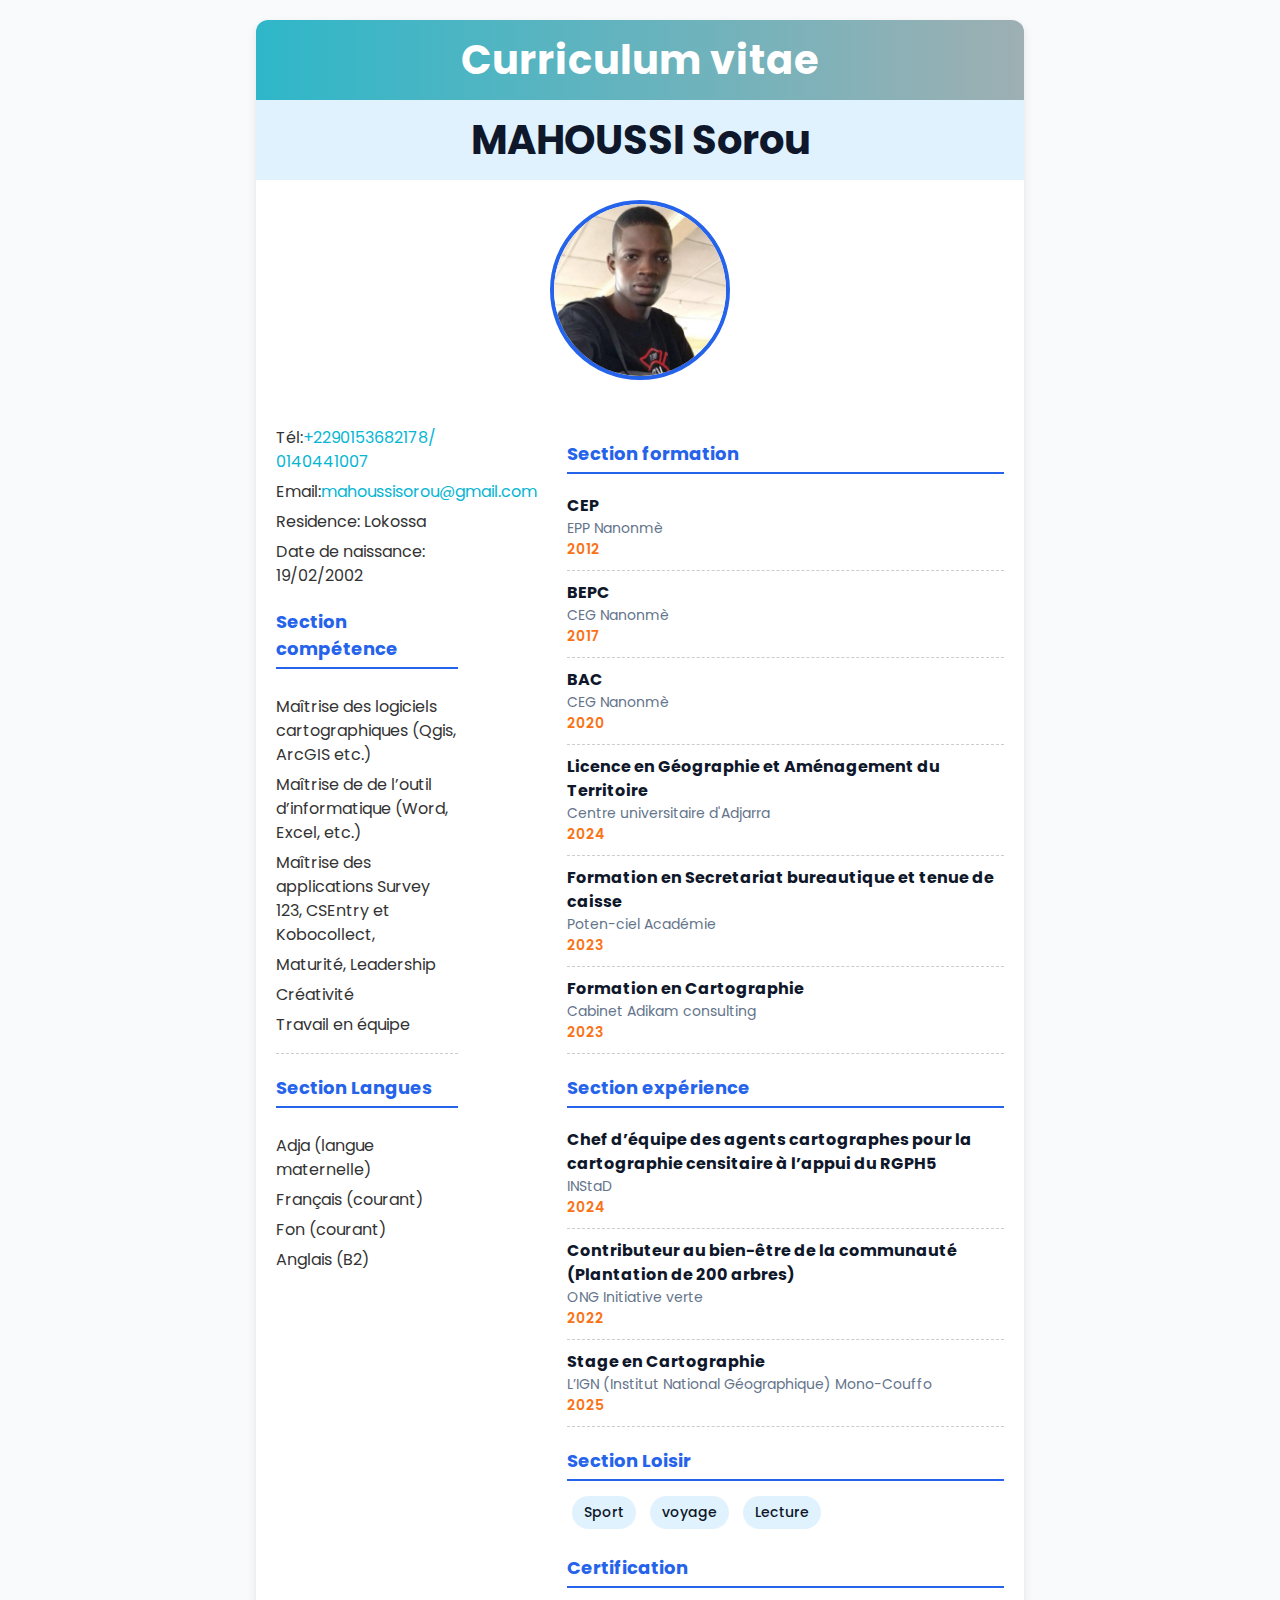
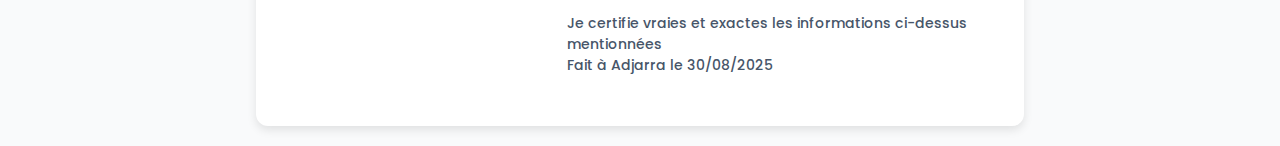
<file: index.html>
<!DOCTYPE html>
<html lang="en">
<head>
    <meta charset="UTF-8">
    <meta name="viewport" content="width=device-width, initial-scale=1.0">
    <title>My CV</title>
    <link rel="stylesheet" href="style.css">
    <link href="https://fonts.googleapis.com/css2?family=Poppins:wght@300;600&display=swap" rel="stylesheet">
</head>
<body>
    <div class="structure">
        <div class="title"><h1>Curriculum vitae</h1></div>
        <div class="name"><h1>MAHOUSSI Sorou</h1></div>
        <img src="sou.jpg" alt="">
        <div class="cv_content">
            <div class="person_info">
                <div class="info_content">
                    <p>Tél:<a href="tel:+2290153682178/0140441007">+2290153682178/ 0140441007</a></p>
                    <p>Email:<a href="mailto:mahoussisorou@gmail.com">mahoussisorou@gmail.com</a></p>
                    <p>Residence: Lokossa</p>
                    <p>Date de naissance: 19/02/2002</p>
                    <h2> Section compétence</h2>
                    <div class="container">
                        <p>Maîtrise des logiciels cartographiques (Qgis, ArcGIS etc.)</p>
                        <p>Maîtrise de de l’outil d’informatique (Word, Excel, etc.)</p>
                        <p>Maîtrise des applications Survey 123, CSEntry et Kobocollect,</p>
                        <p>Maturité, Leadership</p>
                        <p>Créativité</p>
                        <p>Travail en équipe</p>
                    </div>
                    <h2> Section Langues</h2>
                    <div class="container">
                        <p>Adja (langue maternelle)</p>
                        <p>Français (courant) </p>
                        <p>Fon (courant)</p>
                        <p>Anglais (B2)</p>
                    </div>
                </div>
            </div>
            <div class="diplome">
                <h2> Section formation</h2>
                <div class="container">
                    <div class="lieu">
                        <h4>CEP</h4>
                        <p>EPP Nanonmè</p>
                    </div>
                    <div class="year">
                        <p>2012</p>
                    </div>
                </div>
                <div class="container">
                    <div class="lieu">
                        <h4>BEPC</h4>
                        <p>CEG Nanonmè</p>
                    </div>
                    <div class="year">
                        <p>2017</p>
                    </div>
                </div>
                <div class="container">
                    <div class="lieu">
                        <h4>BAC</h4>
                        <p>CEG Nanonmè</p>
                    </div>
                    <div class="year">
                        <p>2020</p>
                    </div>
                </div>
                <div class="container">
                    <div class="lieu">
                        <h4>Licence en Géographie et Aménagement du Territoire</h4>
                        <p>Centre universitaire d'Adjarra</p>
                    </div>
                    <div class="year">
                        <p>2024</p>
                    </div>
                </div>
                <div class="container">
                    <div class="lieu">
                        <h4>Formation en Secretariat bureautique et tenue de caisse</h4>
                        <p>Poten-ciel Académie</p>
                    </div>
                    <div class="year">
                        <p>2023</p>
                    </div>
                </div>
                <div class="container">
                    <div class="lieu">
                        <h4>Formation en Cartographie</h4>
                        <p>Cabinet Adikam consulting </p>
                    </div>
                    <div class="year">
                        <p>2023</p>
                    </div>
                </div>
                <h2> Section expérience</h2>
                <div class="container">
                    <div class="lieu">
                        <h4>Chef d’équipe des agents cartographes pour la cartographie censitaire à l’appui du RGPH5</h4>
                        <p>INStaD</p>
                    </div>
                    <div class="year">
                        <p>2024</p>
                    </div>
                </div>
                <div class="container">
                    <div class="lieu">
                        <h4>Contributeur au bien-être de la communauté (Plantation de 200 arbres)</h4>
                        <p>ONG Initiative verte</p>
                    </div>
                    <div class="year">
                        <p>2022</p>
                    </div>
                </div>
                <div class="container">
                    <div class="lieu">
                        <h4>Stage en Cartographie</h4>
                        <p>L’IGN (Institut National Géographique) Mono-Couffo</p>
                    </div>
                    <div class="year">
                        <p>2025</p>
                    </div>
                </div>
                <h2> Section Loisir</h2>
                <div class="contain">
                    <p>Sport</p>
                    <p>voyage</p>
                    <p>Lecture</p>
                </div> 
                <h2>Certification</h2>
                <div class="foot"> 
                    <p>Je certifie vraies et exactes les informations ci-dessus mentionnées</p>
                    <p>Fait à Adjarra  le 30/08/2025</p>
                </div>  
            </div>
        </div>
    </div>
</body>
</html>
</file>
<file: style.css>
/* Reset */
* {
  margin: 0;
  padding: 0;
  box-sizing: border-box;
}

body {
  font-family: 'Poppins', sans-serif;
  background: #f9fafb;
  color: #333;
  padding: 20px 20%;
  line-height: 1.5;
}

/* Main container */
.structure {
  background: #ffffff;
  box-shadow: 0 4px 10px rgba(0, 0, 0, 0.1);
  border-radius: 12px;
  overflow: hidden;
  padding-bottom: 30px;
}

/* Titles */
.structure .title {
  text-align: center;
  background: linear-gradient(90deg, #2eb7c9, #05323a63);
  color: white;
  padding: 10px;
  font-size: 20px;
  font-weight: 700;
  letter-spacing: 1px;
}

.structure .name {
  text-align: center;
  background: #e0f2fe;
  padding: 10px;
  font-size: 20px;
  font-weight: 600;
  color: #0f172a;
}

/* Profile Image */
.structure img {
  display: block;
  width: 180px;
  height: 180px;
  border-radius: 50%;
  margin: 20px auto;
  object-fit: cover;
  border: 4px solid #2563eb;
}

/* Content layout */
.cv_content {
  display: flex;
  justify-content: space-between;
  gap: 50px;
  padding: 20px;
}

.person_info {
  width: 25%;
}

.diplome {
  width: 60%;
}

/* Section titles */
h2 {
  color: #2563eb;
  margin: 20px 0 10px;
  border-bottom: 2px solid #2563eb;
  padding-bottom: 5px;
  font-size: 18px;
}

/* Info section */
.info_content p {
  margin: 6px 0;
}

.info_content a {
  color: #06b6d4;
  text-decoration: none;
  transition: 0.3s;
}

.info_content a:hover {
  color: #2563eb;
  text-decoration: underline;
}

/* Container for diplomas/experience */
.container {
  padding: 10px 0;
  border-bottom: 1px dashed #ccc;
}

.container:last-child {
  border-bottom: none;
}

.container .lieu h4 {
  font-size: 16px;
  color: #0f172a;
}

.container .lieu p {
  color: #64748b;
  font-size: 14px;
}

.container .year {
  font-size: 14px;
  font-weight: 600;
  color: #f97316;
}

/* Loisir section */
.contain p {
  display: inline-block;
  background: #e0f2fe;
  padding: 6px 12px;
  margin: 5px;
  border-radius: 20px;
  font-size: 14px;
  color: #0f172a;
  font-weight: 500;
}

/* Footer */
.foot {
  text-align: left;
  font-weight: 500;
  margin-top: 25px;
  font-size: 14px;
  color: #475569;
}

/* Hover effect */
.container:hover {
  background: #f1f6f7;
  transition: background 0.3s ease;
  border-radius: 6px;
  padding-left: 5px;
}

/* Responsive Design */
@media (max-width: 768px) {
  body {
    padding: 10px;
  }
  .cv_content {
    flex-direction: column;
  }
  .person_info, .diplome {
    width: 100%;
  }
  .structure img {
    width: 140px;
    height: 140px;
  }
}
</file>
